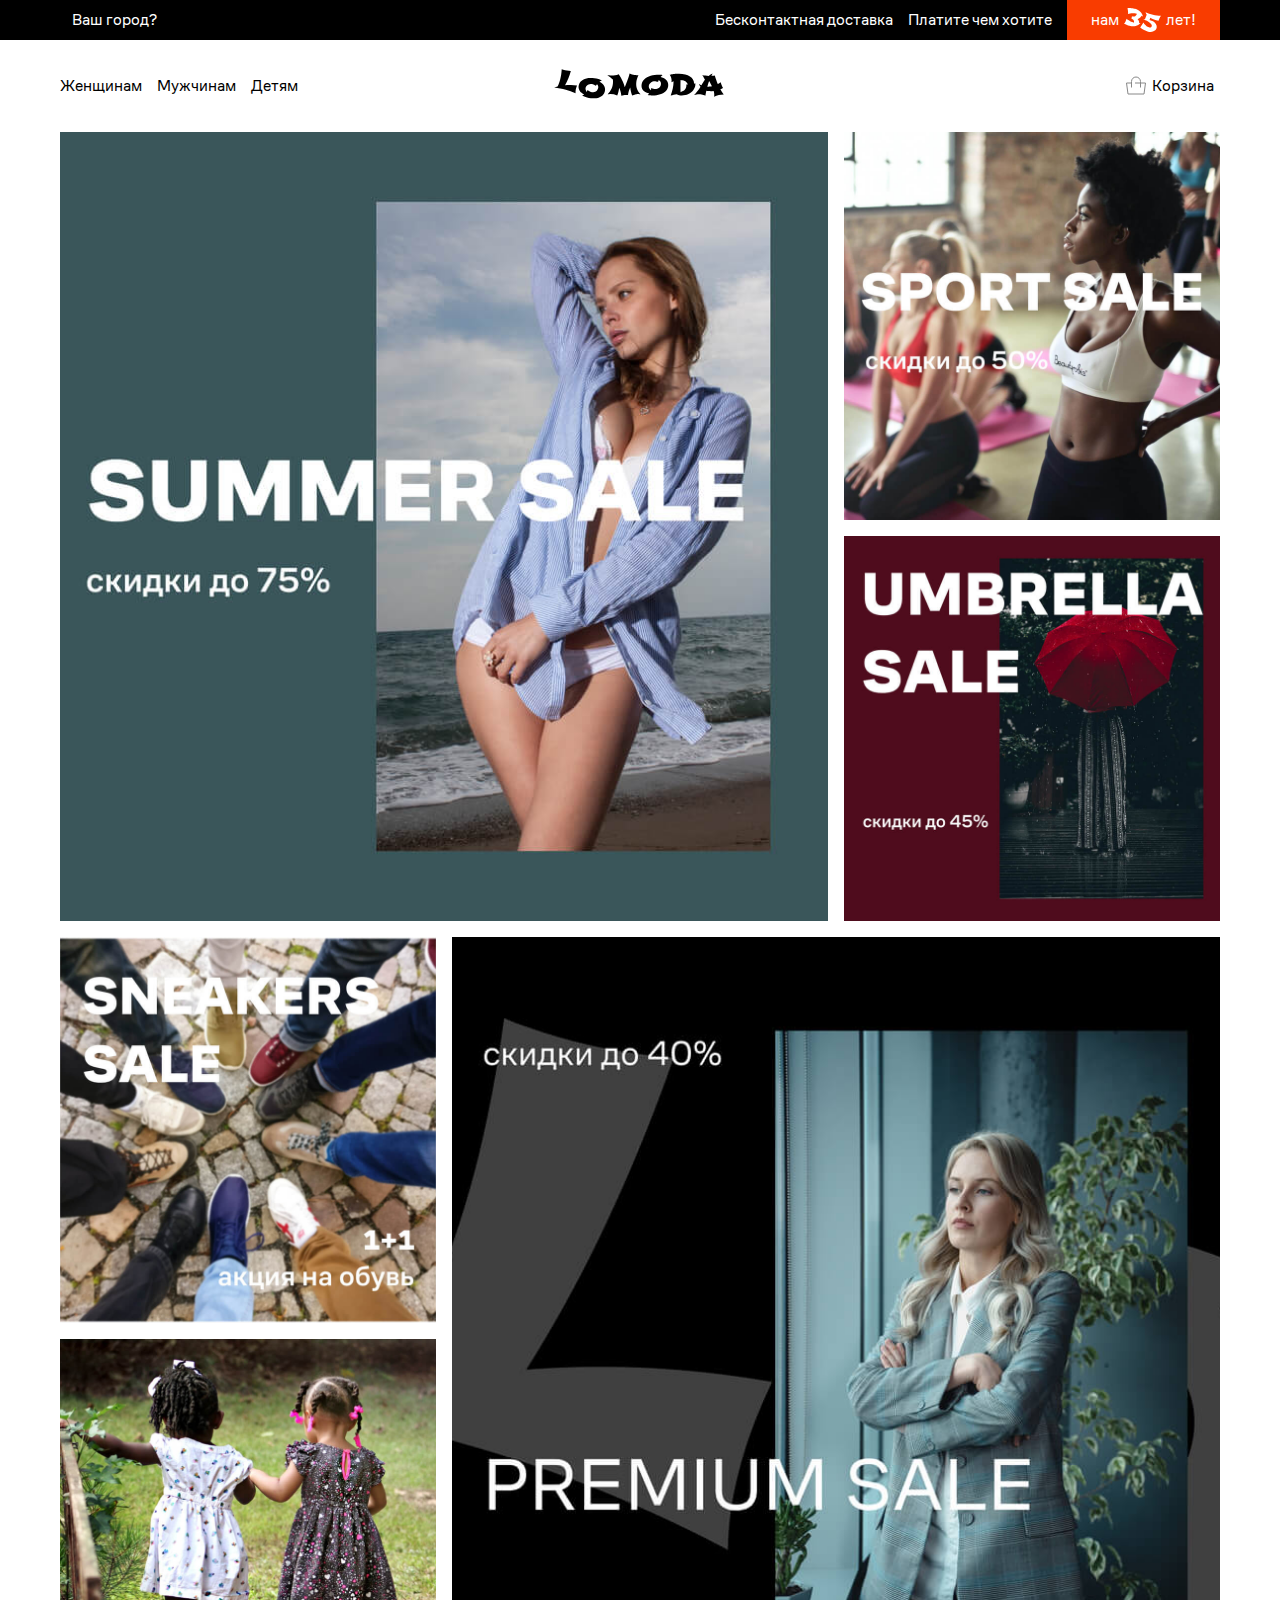
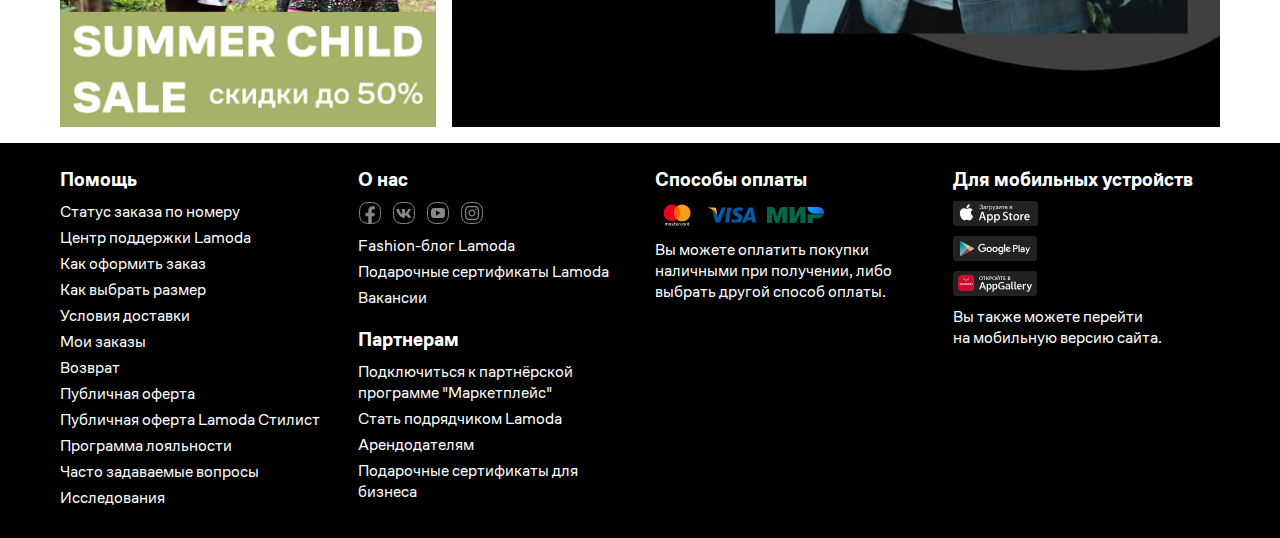
<file: index.html>
<!DOCTYPE html>
<html lang="en">

<head>
    <meta charset="UTF-8">
    <meta http-equiv="X-UA-Compatible" content="IE=edge">
    <meta name="viewport" content="width=device-width, initial-scale=1.0">

    <link rel="apple-touch-icon" sizes="180x180" href="favicon/apple-touch-icon.png">
    <link rel="icon" type="image/png" sizes="32x32" href="favicon/favicon-32x32.png">
    <link rel="icon" type="image/png" sizes="16x16" href="favicon/favicon-16x16.png">
    <link rel="manifest" href="favicon/site.webmanifest">
    <link rel="mask-icon" href="favicon/safari-pinned-tab.svg" color="#5bbad5">
    <meta name="msapplication-TileColor" content="#ffc40d">
    <meta name="theme-color" content="#ffffff">

    <link rel="preload" href="fonts/CoFoSans-Bold.woff2" as="font" type="font/woff2" crossorigin>
    <link rel="preload" href="fonts/CoFoSans-Black.woff2" as="font" type="font/woff2" crossorigin>
    <link rel="preload" href="fonts/CoFoSans-Regular.woff2" as="font" type="font/woff2" crossorigin>
    <link rel="preload" href="fonts/CoFoSans-Medium.woff2" as="font" type="font/woff2" crossorigin>

    <link rel="stylesheet" href="styles/style.min.css">
    <title>Lomoda</title>
</head>

<body>
    <header class="header">
        <div class="container">
            <div class="header__wrapper">
                <button class="header__city-button"></button>
                <div class="header__right-block">
                    <p class="header__delivery">Бесконтактная доставка</p>
                    <p class="header__pay">Платите чем хотите</p>
                    <div class="header__birthday">
                        <span>нам </span>
                        <img class="header__birthday-img" src="image/35.svg" alt="">
                        <span>лет!</span>
                    </div>
                </div>
            </div>
        </div>
    </header>
    <main>
        <section class="subheader">
            <div class="container">
                <div class="subheader__wrapper">
                    <nav class="subheader__navigation navigation">
                        <ul class="navigation__list">
                            <li class="navigation__item"><a class="navigation__link" href="goods.html#women">Женщинам</a></li>
                            <li class="navigation__item"><a class="navigation__link" href="goods.html#men">Мужчинам</a></li>
                            <li class="navigation__item"><a class="navigation__link" href="goods.html#kids">Детям</a></li>
                        </ul>
                    </nav>
                    <a class="subheader__logo"><img src="image/logo.svg" alt="Компания Lomoda"></a>
                    <button class="subheader__cart">Корзина</button>
                </div>
            </div>
        </section>
        <section class="promo">
            <div class="container">
                <ul class="promo__grid">
                    <li class="promo__grid-item promo__grid-item__big"><img class="promo__grid-image" src="image/beach.jpg" alt=""></li>
                    <li class="promo__grid-item promo__grid-item__small"><img class="promo__grid-image" src="image/sport.jpg" alt=""></li>
                    <li class="promo__grid-item promo__grid-item__small"><img class="promo__grid-image" src="image/umbrella.jpg" alt=""></li>
                </ul>

                <ul class="promo__grid promo__grid-reverse">
                    <li class="promo__grid-reverse-item promo__grid-reverse-item__big"><img class="promo__grid-image" src="image/premium.jpg" alt=""></li>
                    <li class="promo__grid-reverse-item promo__grid-reverse-item__small"><img class="promo__grid-image" src="image/sneakers.jpg" alt=""></li>
                    <li class="promo__grid-reverse-item promo__grid-reverse-item__small"><img class="promo__grid-image" src="image/child.jpg" alt=""></li>
                </ul>
            </div>
        </section>
    </main>
    <footer class="footer">
        <div class="container footer__columns">
            <div class="footer__column">
                <h3 class="footer__column-title">Помощь</h3>
                <ul class="footer__column-list">
                    <li class="footer__column-item"><a class="footer__link" href="#">Статус заказа по номеру</a></li>
                    <li class="footer__column-item"><a class="footer__link" href="#">Центр поддержки Lamoda</a></li>
                    <li class="footer__column-item"><a class="footer__link" href="#">Как оформить заказ</a></li>
                    <li class="footer__column-item"><a class="footer__link" href="#">Как выбрать размер</a></li>
                    <li class="footer__column-item"><a class="footer__link" href="#">Условия доставки</a></li>
                    <li class="footer__column-item"><a class="footer__link" href="#">Мои заказы</a></li>
                    <li class="footer__column-item"><a class="footer__link" href="#">Возврат</a></li>
                    <li class="footer__column-item"><a class="footer__link" href="#">Публичная оферта</a></li>
                    <li class="footer__column-item"><a class="footer__link" href="#">Публичная оферта Lamoda Стилист</a></li>
                    <li class="footer__column-item"><a class="footer__link" href="#">Программа лояльности</a></li>
                    <li class="footer__column-item"><a class="footer__link" href="#">Часто задаваемые вопросы</a></li>
                    <li class="footer__column-item"><a class="footer__link" href="#">Исследования</a></li>
                </ul>
            </div>

            <div class="footer__column">
                <h3 class="footer__column-title">О нас</h3>
                <ul class="footer__column-list">
                    <li class="footer__column-item">
                        <ul class="footer__column-icons">
                            <li><a target="_blank" href="#" class="footer__social-item footer__social-item_fb"></a></li>
                            <li><a target="_blank" href="#" class="footer__social-item footer__social-item_vk"></a></li>
                            <li><a target="_blank" href="#" class="footer__social-item footer__social-item_yt"></a></li>
                            <li><a target="_blank" href="#" class="footer__social-item footer__social-item_ig"></a></li>
                        </ul>
                    </li>
                    <li class="footer__column-item"><a class="link footer__link" href="#">Fashion-блог Lamoda</a></li>
                    <li class="footer__column-item"><a class="link footer__link" href="#">Подарочные сертификаты Lamoda</a></li>
                    <li class="footer__column-item"><a class="link footer__link" href="#" target="_blank">Вакансии</a></li>
                </ul>

                <h3 class="footer__column-title">Партнерам</h3>
                <ul class="footer__column-list">
                    <li class="footer__column-item"><a class="link footer__link" href="#">Подключиться к партнёрской программе "Маркетплейс"</a></li>
                    <li class="footer__column-item"><a class="link footer__link" href="#">Стать подрядчиком Lamoda</a></li>
                    <li class="footer__column-item"><a class="link footer__link" href="#">Арендодателям</a></li>
                    <li class="footer__column-item"><a class="link footer__link" href="#">Подарочные сертификаты для бизнеса</a></li>
                </ul>
            </div>
            <div class="footer__column">
                <div class="footer__column-item">
                    <h3 class="footer__column-title">Способы оплаты</h3>
                    <ul class="footer__column-icons">
                        <li class="footer__column-icon footer__icon-mastercard"></li>
                        <li class="footer__column-icon footer__icon-visa"></li>
                        <li class="footer__column-icon footer__icon-mir"></li>
                    </ul>
                </div>
                <p class="footer__column-item footer__text">

                    Вы можете оплатить покупки<br>наличными при получении, либо<br>выбрать
                    <a class="inline-link" href="#">другой способ оплаты</a>.

                </p>
            </div>
            <div class="footer__column">
                <h3 class="footer__column-title">Для мобильных устройств</h3>
                <ul class="footer__column-icons footer__column-icons__app">
                    <li><a target="_blank" class="footer__block-icon footer__icon-appstore" href="#"></a></li>
                    <li><a target="_blank" class="footer__block-icon footer__icon-googleplay" href="#"></a></li>
                    <li><a target="_blank" class="footer__block-icon footer__icon-huaweistore" href="#"></a></li>
                </ul>
                <p class="footer__column-item footer__text">Вы также можете перейти<br>на <a href="#" class="inline-link js-mobile-version">мобильную версию сайта</a>.</p>
            </div>
        </div>
    </footer>

    <div class="cart-overlay"> <!-- cart-overlay-open -->
        <div class="cart">
            <h2 class="cart__title">Корзина</h2>
            <div class="cart__table-wrapper">

                <table class="cart__table">
                    <colgroup class="cart__col">
                        <col class="cart__col-number">
                        <col class="cart__col-name">
                        <col class="cart__col-color">
                        <col class="cart__col-size">
                        <col class="cart__col-price">
                        <col class="cart__col-delete">
                    </colgroup>
                    <thead>
                        <tr>
                            <th class="cart__title-number">#</th>
                            <th>Наименование</th>
                            <th>Цвет</th>
                            <th>Размер</th>
                            <th>Цена</th>
                            <th></th>
                        </tr>
                    </thead>
                    <tbody class="cart__list-goods">
                        <tr>
                            <td>1</td>
                            <td>New Balance Леггинсы NB Essentials Botanical Legging</td>
                            <td>-</td>
                            <td>42/44</td>
                            <td>2999 &#8381;</td>
                            <td><button class="btn-delete">&times;</button></td>
                        </tr>
                        <tr>
                            <td>2</td>
                            <td>Adidas Костюм спортивный W TS CO ENERGIZ</td>
                            <td>-</td>
                            <td>42/44</td>
                            <td>7999 &#8381;</td>
                            <td><button class="btn-delete">&times;</button></td>
                        </tr>
                        <tr>
                            <td>3</td>
                            <td>Befree Топ Exclusive online</td>
                            <td>Фиолетовый</td>
                            <td>42</td>
                            <td>599 &#8381;</td>
                            <td><button class="btn-delete">&times;</button></td>
                        </tr>
                    </tbody>
                    <tfoot>
                        <tr>
                            <th colspan="3">
                                <div class="cart__wrapper-promo">
                                    <label for="promo">Промо-код:</label>
                                    <input class="cart__promo" id="promo" type="text">
                                </div>

                            </th>
                            <th>Итого:</th>
                            <th class="cart__total-cost" colspan="2">11597 &#8381;</th>
                        </tr>
                    </tfoot>
                </table>

            </div>
            <button class="cart__btn-buy">Оформить</button>
            <button class="cart__btn-close"></button>
        </div>
    </div>

    <script src="scripts/script.js"></script>
</body>

</html>
</file>
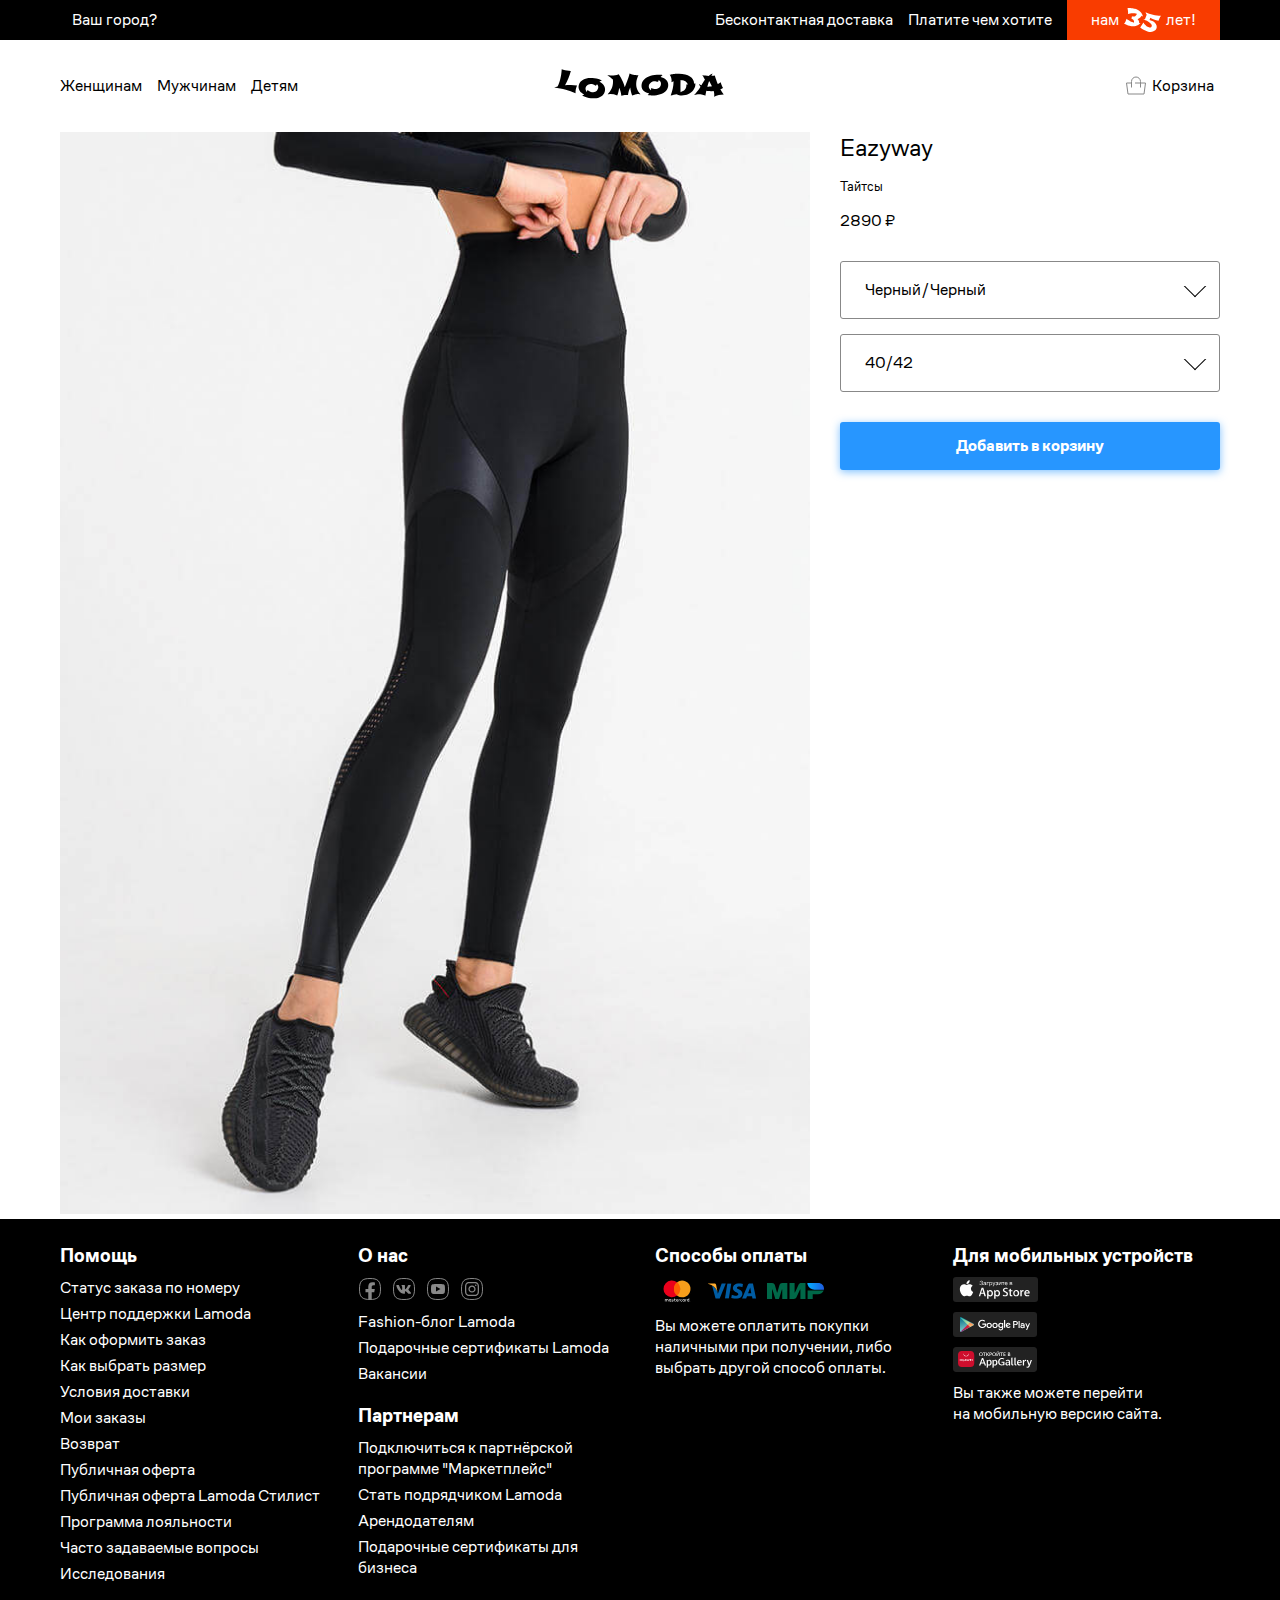
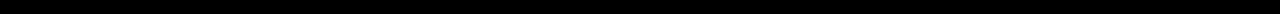
<file: card-good.html>
<!DOCTYPE html>
<html lang="en">

<head>
    <meta charset="UTF-8">
    <meta http-equiv="X-UA-Compatible" content="IE=edge">
    <meta name="viewport" content="width=device-width, initial-scale=1.0">

    <link rel="apple-touch-icon" sizes="180x180" href="favicon/apple-touch-icon.png">
    <link rel="icon" type="image/png" sizes="32x32" href="favicon/favicon-32x32.png">
    <link rel="icon" type="image/png" sizes="16x16" href="favicon/favicon-16x16.png">
    <link rel="manifest" href="favicon/site.webmanifest">
    <link rel="mask-icon" href="favicon/safari-pinned-tab.svg" color="#5bbad5">
    <meta name="msapplication-TileColor" content="#ffc40d">
    <meta name="theme-color" content="#ffffff">

    <link rel="preload" href="fonts/CoFoSans-Bold.woff2" as="font" type="font/woff2" crossorigin>
    <link rel="preload" href="fonts/CoFoSans-Black.woff2" as="font" type="font/woff2" crossorigin>
    <link rel="preload" href="fonts/CoFoSans-Regular.woff2" as="font" type="font/woff2" crossorigin>
    <link rel="preload" href="fonts/CoFoSans-Medium.woff2" as="font" type="font/woff2" crossorigin>

    <link rel="stylesheet" href="styles/style.min.css">
    <title>Lomoda</title>
</head>

<body>
    <header class="header">
        <div class="container">
            <div class="header__wrapper">
                <button class="header__city-button">Ваш город?</button>
                <div class="header__right-block">
                    <p class="header__delivery">Бесконтактная доставка</p>
                    <p class="header__pay">Платите чем хотите</p>
                    <div class="header__birthday">
                        <span>нам </span>
                        <img class="header__birthday-img" src="image/35.svg" alt="">
                        <span>лет!</span>
                    </div>
                </div>
            </div>
        </div>
    </header>
    <main>
        <section class="subheader">
            <div class="container">
                <div class="subheader__wrapper">
                    <nav class="subheader__navigation navigation">
                        <ul class="navigation__list">
                            <li class="navigation__item"><a class="navigation__link" href="goods.html#women">Женщинам</a></li>
                            <li class="navigation__item"><a class="navigation__link" href="goods.html#men">Мужчинам</a></li>
                            <li class="navigation__item"><a class="navigation__link" href="goods.html#kids">Детям</a></li>
                        </ul>
                    </nav>
                    <a href="index.html" class="subheader__logo"><img src="image/logo.svg" alt="Компания Lomoda"></a>
                    <button class="subheader__cart">Корзина</button>
                </div>
            </div>
        </section>
        <section class="card-good">
            <div class="container card-good__wrapper">
                <div class="card-good__image-wrapper">
                    <img class="card-good__image" src="goods-image/MP002XG01REQ_14210247_1_v1.jpg" alt="">
                </div>
                <div class="card-good__description">
                    <h2 class="card-good__title-wrapper">
                        <p class="card-good__brand">Befree</p>
                        <p class="card-good__title">Платье Exclusive online</p>
                    </h2>
                    <p class="card-good__price">1 799 ₽</p>

                    <div class="card-good__color-wrapper card-good__select__wrapper">
                        <button class="card-good__color card-good__select">Черный</button>
                        <ul class="card-good__color-list card-good__select-list">
                            <li class="card-good__select-item">Черный</li>
                            <li class="card-good__select-item">Белый</li>
                            <li class="card-good__select-item">Красный</li>
                            <li class="card-good__select-item">Зеленый</li>
                            <li class="card-good__select-item">Синий</li>
                            <li class="card-good__select-item">Желтый</li>
                        </ul>
                    </div>
                    
                    <div class="card-good__sizes-wrapper card-good__select__wrapper">
                        <button class="card-good__sizes card-good__select">Выберите размер</button>
                        <ul class="card-good__sizes-list card-good__select-list">
                            <li class="card-good__select-item">36</li>
                            <li class="card-good__select-item">38</li>
                            <li class="card-good__select-item">40</li>
                            <li class="card-good__select-item">42</li>
                            <li class="card-good__select-item">44</li>
                            <li class="card-good__select-item">46</li>
                            <li class="card-good__select-item">48</li>
                            <li class="card-good__select-item">50</li>
                            <li class="card-good__select-item">52</li>
                        </ul>
                    </div>
                    

                    <button class="card-good__buy">Добавить в корзину</button>
                </div>
            </div>


        </section>

    </main>
    <footer class="footer">
        <div class="container footer__columns">
            <div class="footer__column">
                <h3 class="footer__column-title">Помощь</h3>
                <ul class="footer__column-list">
                    <li class="footer__column-item"><a class="footer__link" href="#">Статус заказа по номеру</a></li>
                    <li class="footer__column-item"><a class="footer__link" href="#">Центр поддержки Lamoda</a></li>
                    <li class="footer__column-item"><a class="footer__link" href="#">Как оформить заказ</a></li>
                    <li class="footer__column-item"><a class="footer__link" href="#">Как выбрать размер</a></li>
                    <li class="footer__column-item"><a class="footer__link" href="#">Условия доставки</a></li>
                    <li class="footer__column-item"><a class="footer__link" href="#">Мои заказы</a></li>
                    <li class="footer__column-item"><a class="footer__link" href="#">Возврат</a></li>
                    <li class="footer__column-item"><a class="footer__link" href="#">Публичная оферта</a></li>
                    <li class="footer__column-item"><a class="footer__link" href="#">Публичная оферта Lamoda Стилист</a></li>
                    <li class="footer__column-item"><a class="footer__link" href="#">Программа лояльности</a></li>
                    <li class="footer__column-item"><a class="footer__link" href="#">Часто задаваемые вопросы</a></li>
                    <li class="footer__column-item"><a class="footer__link" href="#">Исследования</a></li>
                </ul>
            </div>

            <div class="footer__column">
                <h3 class="footer__column-title">О нас</h3>
                <ul class="footer__column-list">
                    <li class="footer__column-item">
                        <ul class="footer__column-icons">
                            <li><a target="_blank" href="#" class="footer__social-item footer__social-item_fb"></a></li>
                            <li><a target="_blank" href="#" class="footer__social-item footer__social-item_vk"></a></li>
                            <li><a target="_blank" href="#" class="footer__social-item footer__social-item_yt"></a></li>
                            <li><a target="_blank" href="#" class="footer__social-item footer__social-item_ig"></a></li>
                        </ul>
                    </li>
                    <li class="footer__column-item"><a class="link footer__link" href="#">Fashion-блог Lamoda</a></li>
                    <li class="footer__column-item"><a class="link footer__link" href="#">Подарочные сертификаты Lamoda</a></li>
                    <li class="footer__column-item"><a class="link footer__link" href="#" target="_blank">Вакансии</a></li>
                </ul>

                <h3 class="footer__column-title">Партнерам</h3>
                <ul class="footer__column-list">
                    <li class="footer__column-item"><a class="link footer__link" href="#">Подключиться к партнёрской программе "Маркетплейс"</a></li>
                    <li class="footer__column-item"><a class="link footer__link" href="#">Стать подрядчиком Lamoda</a></li>
                    <li class="footer__column-item"><a class="link footer__link" href="#">Арендодателям</a></li>
                    <li class="footer__column-item"><a class="link footer__link" href="#">Подарочные сертификаты для бизнеса</a></li>
                </ul>
            </div>
            <div class="footer__column">
                <div class="footer__column-item">
                    <h3 class="footer__column-title">Способы оплаты</h3>
                    <ul class="footer__column-icons">
                        <li class="footer__column-icon footer__icon-mastercard"></li>
                        <li class="footer__column-icon footer__icon-visa"></li>
                        <li class="footer__column-icon footer__icon-mir"></li>
                    </ul>
                </div>
                <p class="footer__column-item footer__text">

                    Вы можете оплатить покупки<br>наличными при получении, либо<br>выбрать
                    <a class="inline-link" href="#">другой способ оплаты</a>.

                </p>
            </div>
            <div class="footer__column">
                <h3 class="footer__column-title">Для мобильных устройств</h3>
                <ul class="footer__column-icons footer__column-icons__app">
                    <li><a target="_blank" class="footer__block-icon footer__icon-appstore" href="#"></a></li>
                    <li><a target="_blank" class="footer__block-icon footer__icon-googleplay" href="#"></a></li>
                    <li><a target="_blank" class="footer__block-icon footer__icon-huaweistore" href="#"></a></li>
                </ul>
                <p class="footer__column-item footer__text">Вы также можете перейти<br>на <a href="#" class="inline-link js-mobile-version">мобильную версию сайта</a>.</p>
            </div>
        </div>
    </footer>

    <div class="cart-overlay"> <!-- cart-overlay-open -->
        <div class="cart">
            <h2 class="cart__title">Корзина</h2>
            <div class="cart__table-wrapper">

                <table class="cart__table">
                    <colgroup class="cart__col">
                        <col class="cart__col-number">
                        <col class="cart__col-name">
                        <col class="cart__col-color">
                        <col class="cart__col-size">
                        <col class="cart__col-price">
                        <col class="cart__col-delete">
                    </colgroup>
                    <thead>
                        <tr>
                            <th class="cart__title-number">#</th>
                            <th>Наименование</th>
                            <th>Цвет</th>
                            <th>Размер</th>
                            <th>Цена</th>
                            <th></th>
                        </tr>
                    </thead>
                    <tbody class="cart__list-goods">
                        <tr>
                            <td>1</td>
                            <td>New Balance Леггинсы NB Essentials Botanical Legging</td>
                            <td>-</td>
                            <td>42/44</td>
                            <td>2999 &#8381;</td>
                            <td><button class="btn-delete">&times;</button></td>
                        </tr>
                        <tr>
                            <td>2</td>
                            <td>Adidas Костюм спортивный W TS CO ENERGIZ</td>
                            <td>-</td>
                            <td>42/44</td>
                            <td>7999 &#8381;</td>
                            <td><button class="btn-delete">&times;</button></td>
                        </tr>
                        <tr>
                            <td>3</td>
                            <td>Befree Топ Exclusive online</td>
                            <td>Фиолетовый</td>
                            <td>42</td>
                            <td>599 &#8381;</td>
                            <td><button class="btn-delete">&times;</button></td>
                        </tr>
                    </tbody>
                    <tfoot>
                        <tr>
                            <th colspan="3">
                                <div class="cart__wrapper-promo">
                                    <label for="promo">Промо-код:</label>
                                    <input class="cart__promo" id="promo" type="text">
                                </div>

                            </th>
                            <th>Итого:</th>
                            <th class="cart__total-cost" colspan="2">11597 &#8381;</th>
                        </tr>
                    </tfoot>
                </table>

            </div>
            <button class="cart__btn-buy">Оформить</button>
            <button class="cart__btn-close"></button>
        </div>
    </div>
    <script src="scripts/script.js"></script>
</body>

</html>
</file>
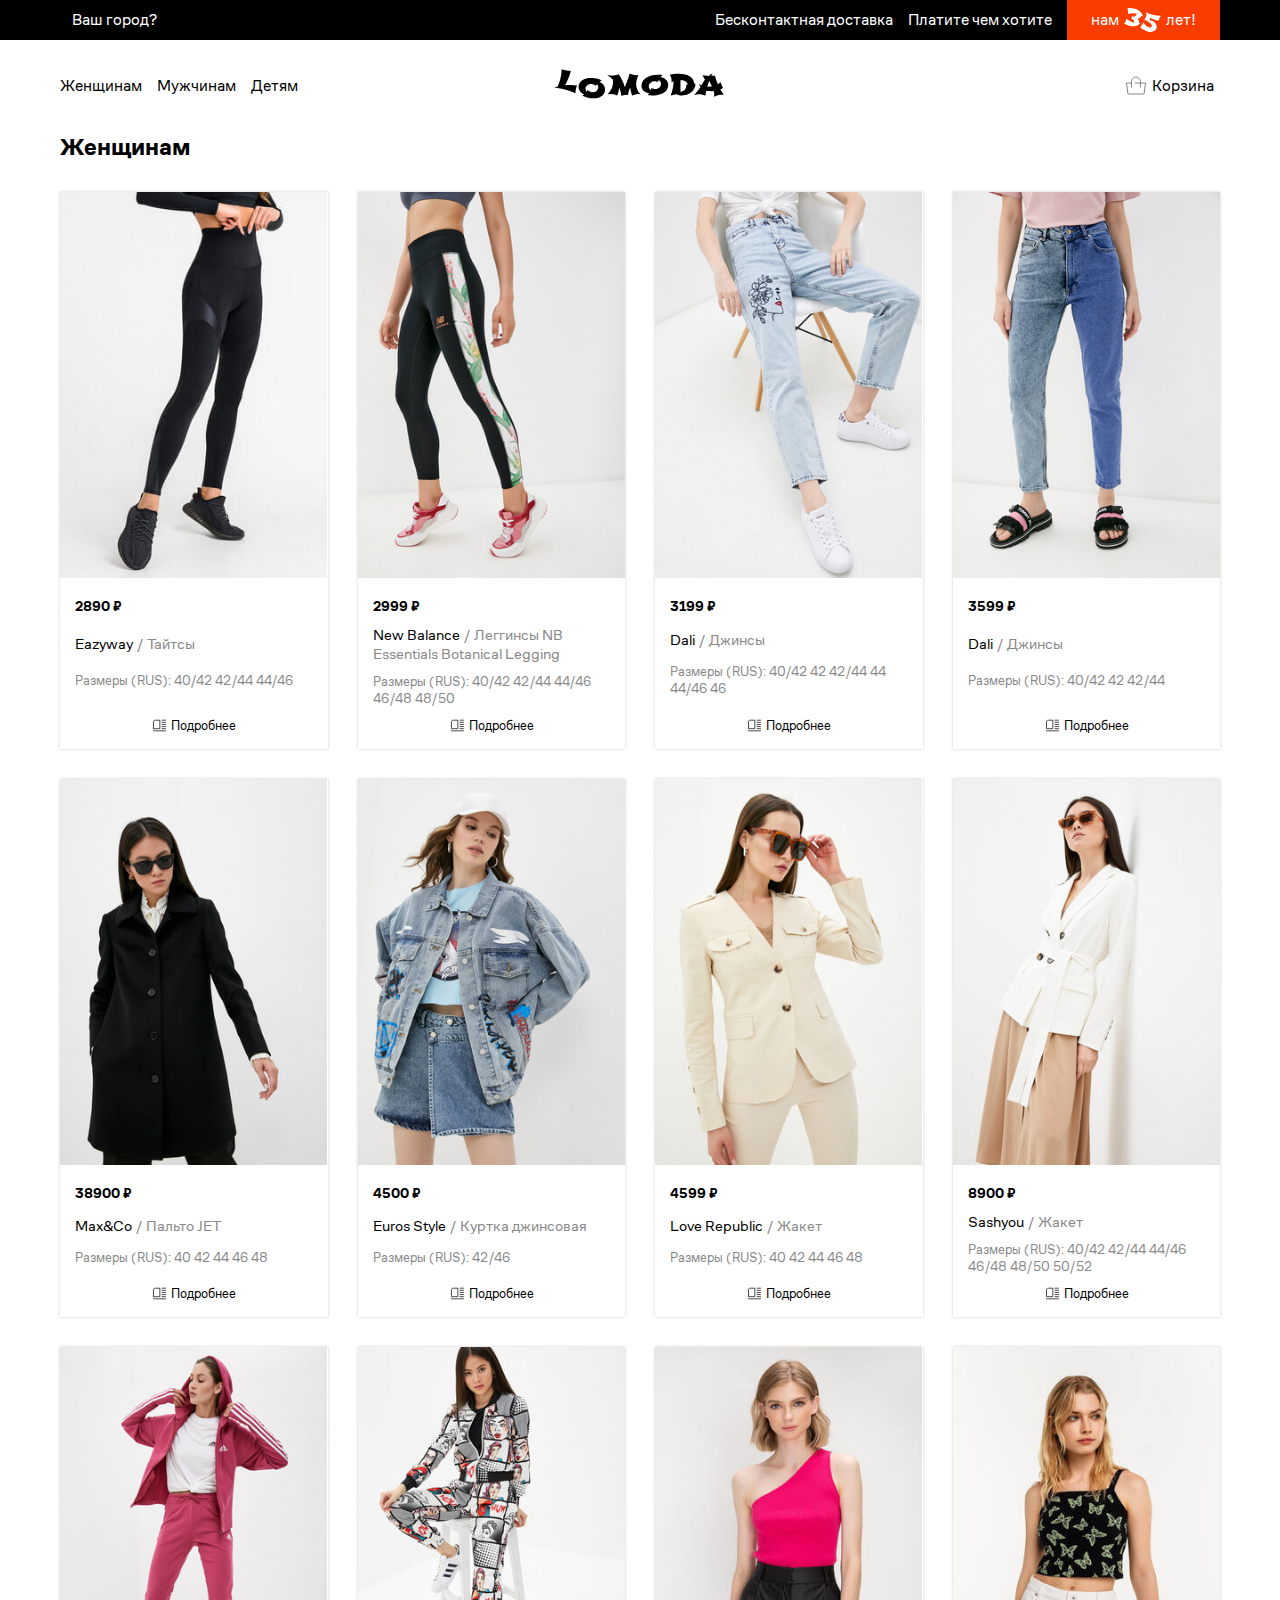
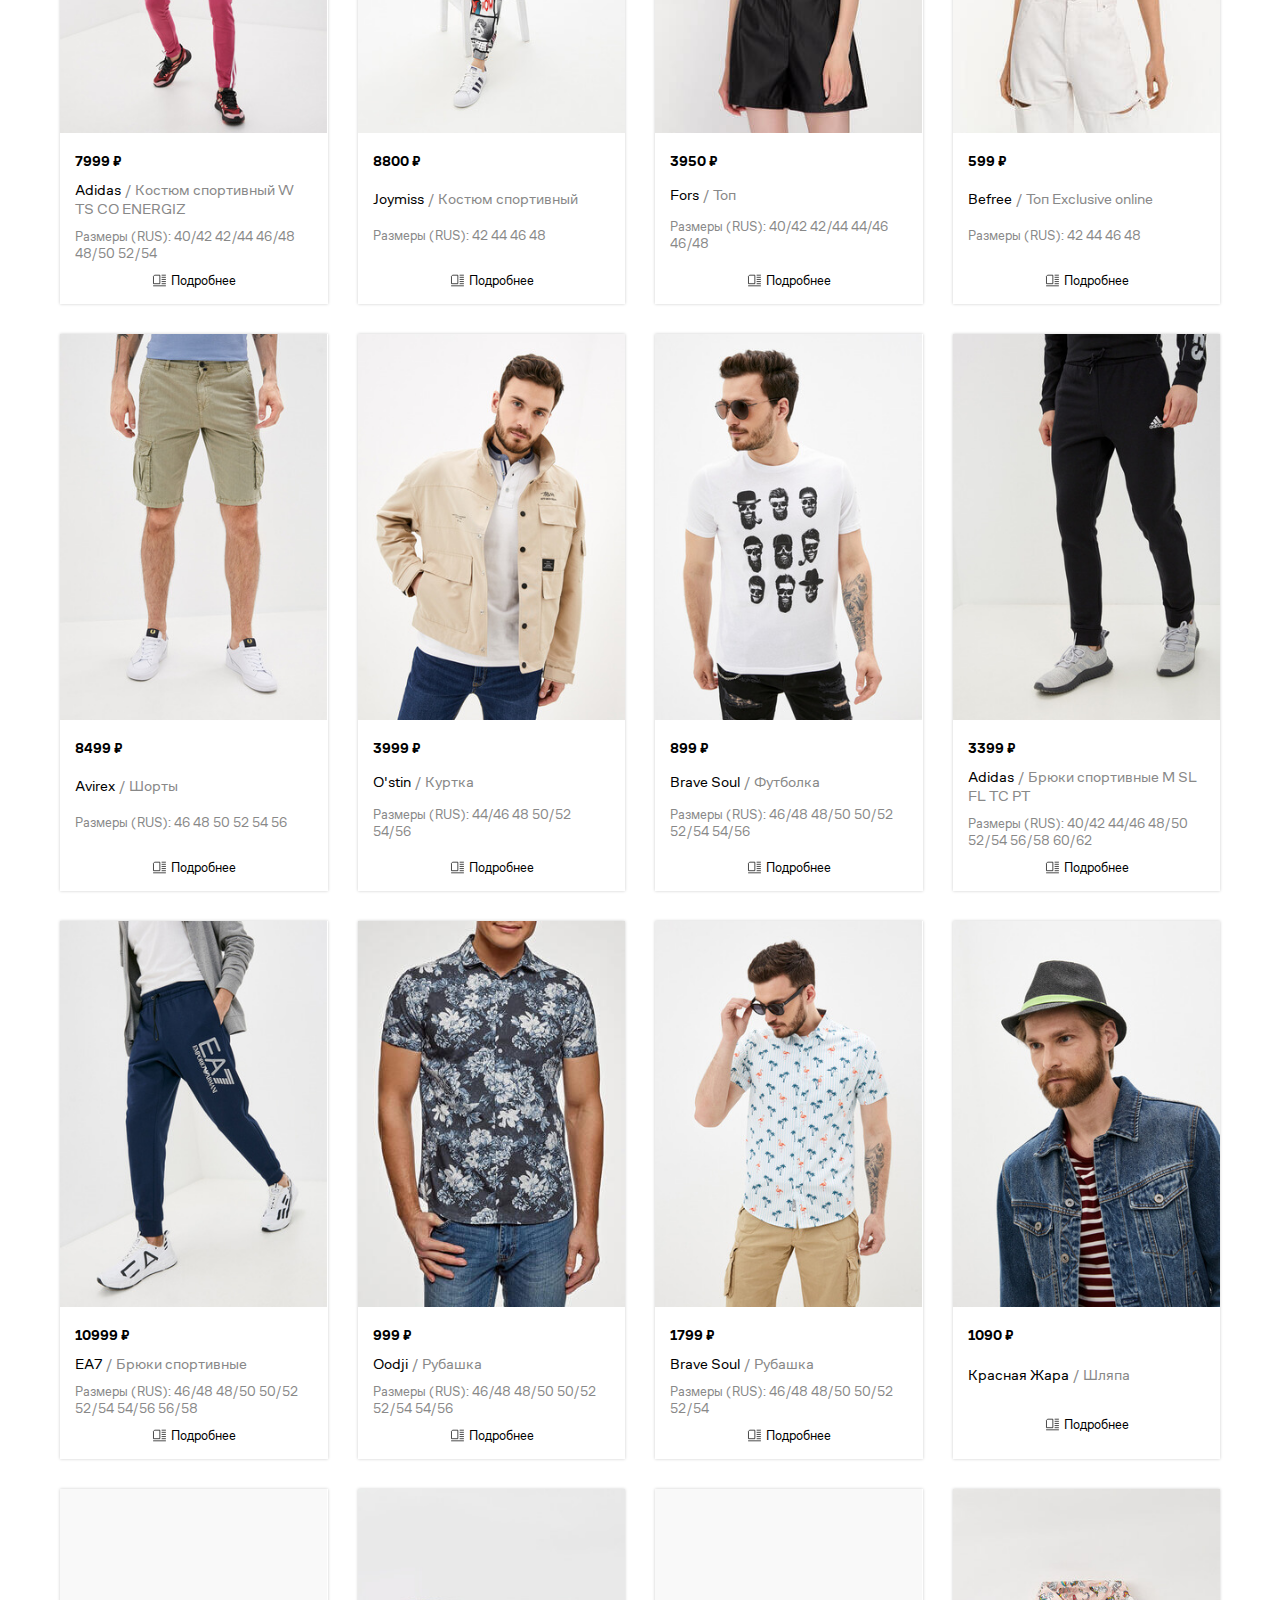
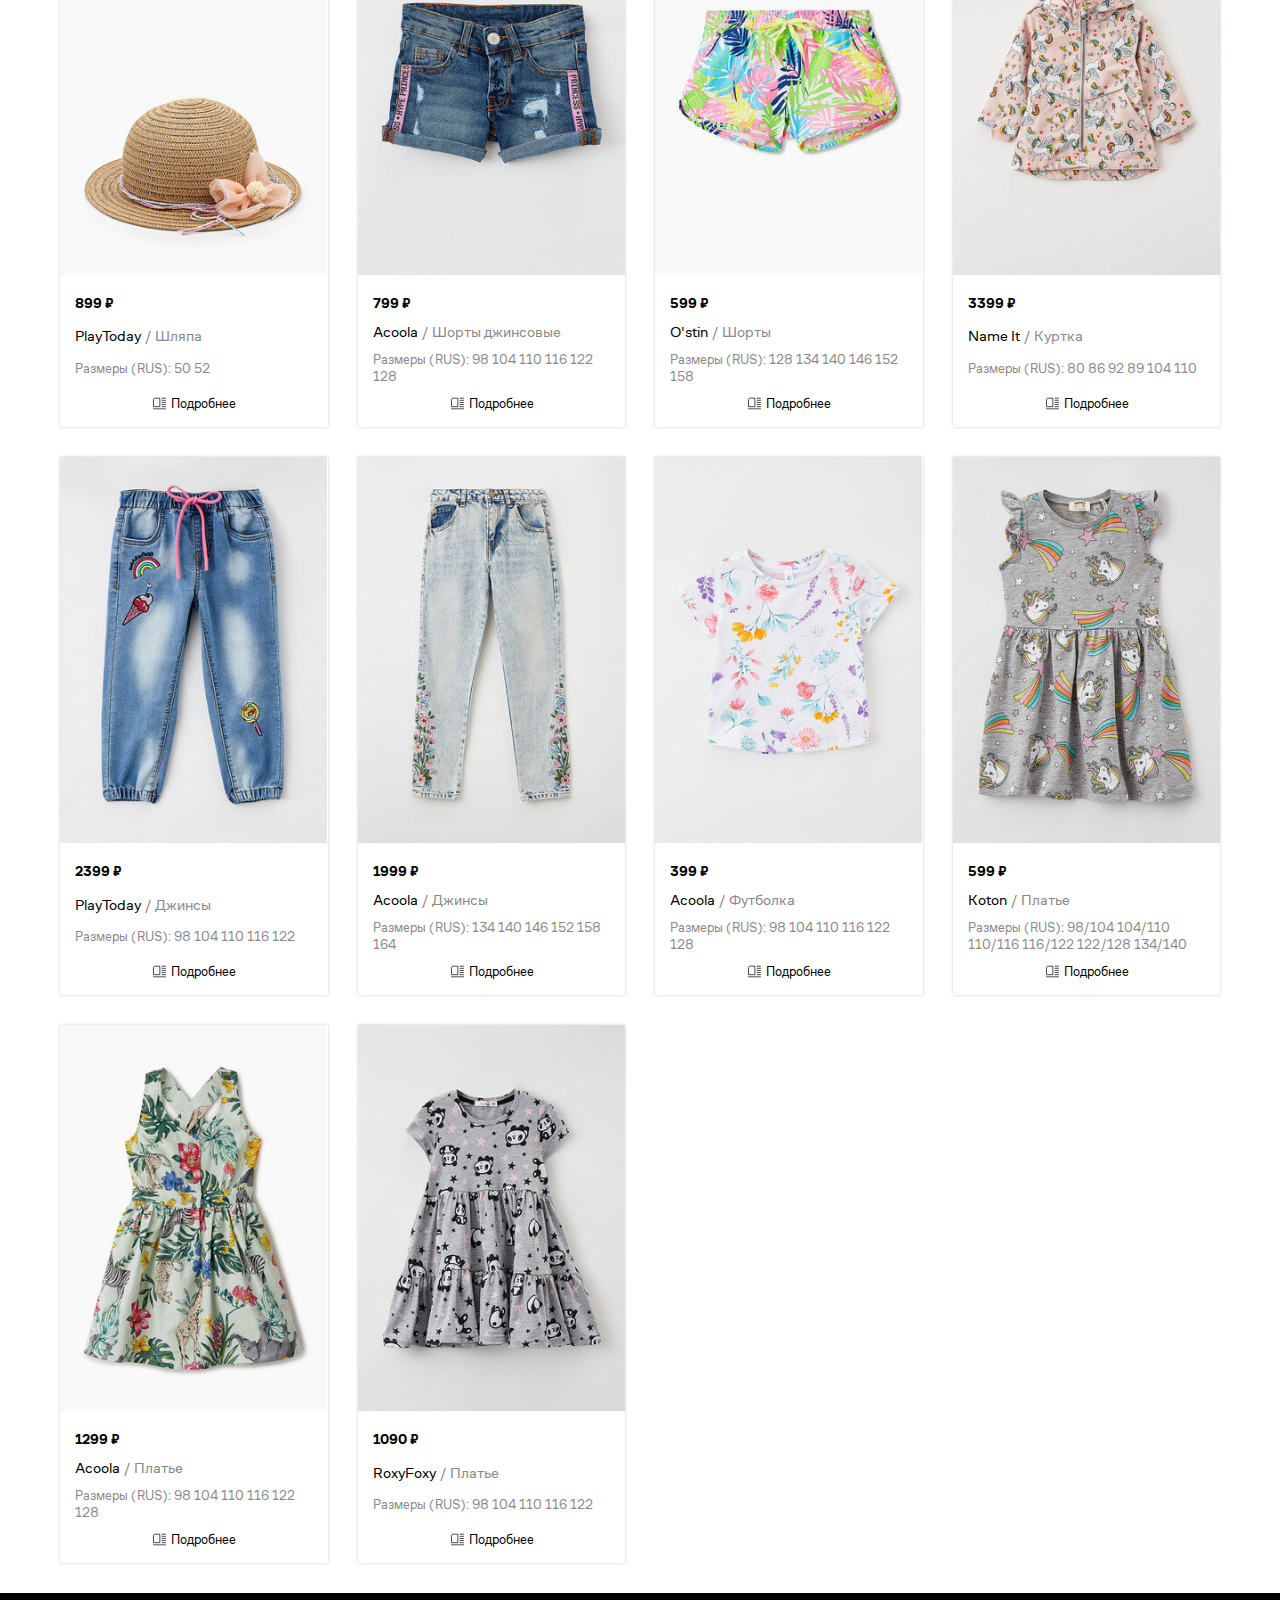
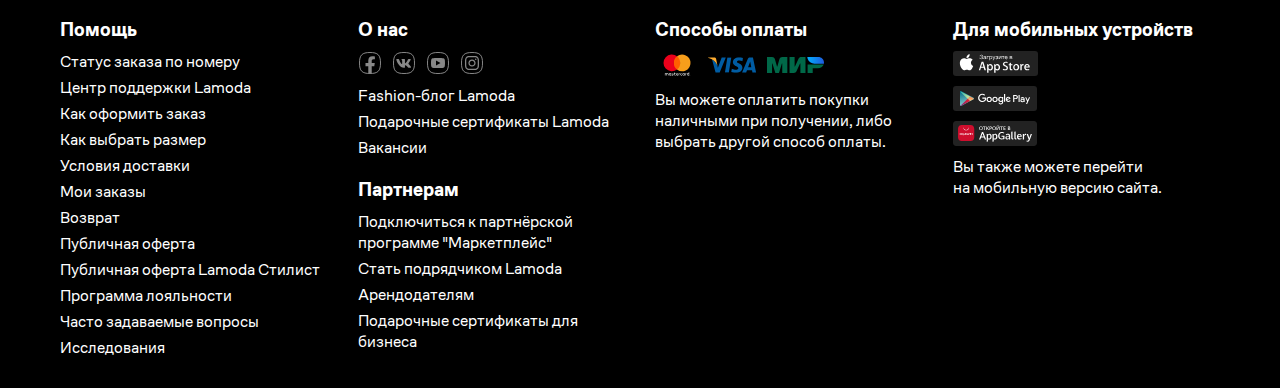
<file: goods.html>
<!DOCTYPE html>
<html lang="en">

<head>
    <meta charset="UTF-8">
    <meta http-equiv="X-UA-Compatible" content="IE=edge">
    <meta name="viewport" content="width=device-width, initial-scale=1.0">

    <link rel="apple-touch-icon" sizes="180x180" href="favicon/apple-touch-icon.png">
    <link rel="icon" type="image/png" sizes="32x32" href="favicon/favicon-32x32.png">
    <link rel="icon" type="image/png" sizes="16x16" href="favicon/favicon-16x16.png">
    <link rel="manifest" href="favicon/site.webmanifest">
    <link rel="mask-icon" href="favicon/safari-pinned-tab.svg" color="#5bbad5">
    <meta name="msapplication-TileColor" content="#ffc40d">
    <meta name="theme-color" content="#ffffff">

    <link rel="preload" href="fonts/CoFoSans-Bold.woff2" as="font" type="font/woff2" crossorigin>
    <link rel="preload" href="fonts/CoFoSans-Black.woff2" as="font" type="font/woff2" crossorigin>
    <link rel="preload" href="fonts/CoFoSans-Regular.woff2" as="font" type="font/woff2" crossorigin>
    <link rel="preload" href="fonts/CoFoSans-Medium.woff2" as="font" type="font/woff2" crossorigin>

    <link rel="stylesheet" href="styles/style.min.css">
    <title>Lomoda</title>
</head>

<body>
    <header class="header">
        <div class="container">
            <div class="header__wrapper">
                <button class="header__city-button">Ваш город?</button>
                <div class="header__right-block">
                    <p class="header__delivery">Бесконтактная доставка</p>
                    <p class="header__pay">Платите чем хотите</p>
                    <div class="header__birthday">
                        <span>нам </span>
                        <img class="header__birthday-img" src="image/35.svg" alt="">
                        <span>лет!</span>
                    </div>
                </div>
            </div>
        </div>
    </header>
    <main>
        <section class="subheader">
            <div class="container">
                <div class="subheader__wrapper">
                    <nav class="subheader__navigation navigation">
                        <ul class="navigation__list">
                            <li class="navigation__item"><a class="navigation__link" href="goods.html#women">Женщинам</a></li>
                            <li class="navigation__item"><a class="navigation__link" href="goods.html#men">Мужчинам</a></li>
                            <li class="navigation__item"><a class="navigation__link" href="goods.html#kids">Детям</a></li>
                        </ul>
                    </nav>
                    <a href="index.html" class="subheader__logo"><img src="image/logo.svg" alt="Компания Lomoda"></a>
                    <button class="subheader__cart">Корзина</button>
                </div>
            </div>
        </section>
        <section class="goods">
            <div class="container">
                <h2 class="goods__title">Мужчинам</h2>
                <ul class="goods__list">
                    <li class="goods__item">
                        <article class="good">
                            <a class="good__link-img" href="card-good.html#id56454">
                                <img class="good__img" src="goods-image/AD002EMLUEA8_14164246_1_v1.jpg" alt="">
                            </a>
                            <div class="good__description">
                                <p class="good__price">2890 &#8381;</p>
                                <h3 class="good__title">Eazyway <span class="good__title__grey">/ Тайтсы</span></h3>
                                <p class="good__sizes">Размеры (RUS): <span class="good__sizes-list">40 42 44 46</span></p>
                                <a class="good__link" href="card-good.html#id56454">Подробнее</a>
                            </div>
                        </article>
                    </li>
                    <li class="goods__item">
                        <article class="good">
                            <a class="good__link-img" href="card-good.html#id56454">
                                <img class="good__img" src="goods-image/MP002XG0147V_11514976_1_v1.jpg" alt="">
                            </a>
                            <div class="good__description">
                                <p class="good__price">2890 &#8381;</p>
                                <h3 class="good__title">Eazyway <span class="good__title__grey">/ Тайтсы</span></h3>
                                <p class="good__sizes">Размеры (RUS): <span class="good__sizes-list">40 42 44 46</span></p>
                                <a class="good__link" href="card-good.html#id56454">Подробнее</a>
                            </div>
                        </article>
                    </li>
                    <li class="goods__item">
                        <article class="good">
                            <a class="good__link-img" href="card-good.html#id56454">
                                <img class="good__img" src="goods-image/MP002XG01REQ_14210247_1_v2.jpg" alt="">
                            </a>
                            <div class="good__description">
                                <p class="good__price">2890 &#8381;</p>
                                <h3 class="good__title">Eazyway <span class="good__title__grey">/ Тайтсы</span></h3>
                                <p class="good__sizes">Размеры (RUS): <span class="good__sizes-list">40 42 44 46</span></p>
                                <a class="good__link" href="card-good.html#id56454">Подробнее</a>
                            </div>
                        </article>
                    </li>
                    <li class="goods__item">
                        <article class="good">
                            <a class="good__link-img" href="card-good.html#id56454">
                                <img class="good__img" src="goods-image/MP002XW14T1R_11615827_1_v2.jpg" alt="">
                            </a>
                            <div class="good__description">
                                <p class="good__price">2890 &#8381;</p>
                                <h3 class="good__title">Eazyway <span class="good__title__grey">/ Тайтсы</span></h3>
                                <p class="good__sizes">Размеры (RUS): <span class="good__sizes-list">40 42 44 46</span></p>
                                <a class="good__link" href="card-good.html#id56454">Подробнее</a>
                            </div>
                        </article>
                    </li>
                    <li class="goods__item">
                        <article class="good">
                            <a class="good__link-img" href="card-good.html#id56454">
                                <img class="good__img" src="goods-image/RTLAAK612301_14538241_1_v1.jpg" alt="">
                            </a>
                            <div class="good__description">
                                <p class="good__price">2890 &#8381;</p>
                                <h3 class="good__title">Eazyway <span class="good__title__grey">/ Тайтсы</span></h3>
                                <p class="good__sizes">Размеры (RUS): <span class="good__sizes-list">40 42 44 46</span></p>
                                <a class="good__link" href="card-good.html#id56454">Подробнее</a>
                            </div>
                        </article>
                    </li>
                    <li class="goods__item">
                        <article class="good">
                            <a class="good__link-img" href="card-good.html#id56454">
                                <img class="good__img" src="goods-image/MP002XW0Q9SP_8840462_1_v2.jpg" alt="">
                            </a>
                            <div class="good__description">
                                <p class="good__price">2890 &#8381;</p>
                                <h3 class="good__title">Eazyway <span class="good__title__grey">/ Тайтсы</span></h3>
                                <p class="good__sizes">Размеры (RUS): <span class="good__sizes-list">40 42 44 46</span></p>
                                <a class="good__link" href="card-good.html#id56454">Подробнее</a>
                            </div>
                        </article>
                    </li>
                    <li class="goods__item">
                        <article class="good">
                            <a class="good__link-img" href="card-good.html#id56454">
                                <img class="good__img" src="goods-image/NE007EWMSTP9_14530060_1_v1.jpg" alt="">
                            </a>
                            <div class="good__description">
                                <p class="good__price">2890 &#8381;</p>
                                <h3 class="good__title">Eazyway <span class="good__title__grey">/ Тайтсы</span></h3>
                                <p class="good__sizes">Размеры (RUS): <span class="good__sizes-list">40 42 44 46</span></p>
                                <a class="good__link" href="card-good.html#id56454">Подробнее</a>
                            </div>
                        </article>
                    </li>
                    <li class="goods__item">
                        <article class="good">
                            <a class="good__link-img" href="card-good.html#id56454">
                                <img class="good__img" src="goods-image/MP002XW060O4_13625731_1_v1.jpg" alt="">
                            </a>
                            <div class="good__description">
                                <p class="good__price">2890 &#8381;</p>
                                <h3 class="good__title">Eazyway <span class="good__title__grey">/ Тайтсы</span></h3>
                                <p class="good__sizes">Размеры (RUS): <span class="good__sizes-list">40 42 44 46</span></p>
                                <a class="good__link" href="card-good.html#id56454">Подробнее</a>
                            </div>
                        </article>
                    </li>
                </ul>

            </div>


        </section>

    </main>
    <footer class="footer">
        <div class="container footer__columns">
            <div class="footer__column">
                <h3 class="footer__column-title">Помощь</h3>
                <ul class="footer__column-list">
                    <li class="footer__column-item"><a class="footer__link" href="#">Статус заказа по номеру</a></li>
                    <li class="footer__column-item"><a class="footer__link" href="#">Центр поддержки Lamoda</a></li>
                    <li class="footer__column-item"><a class="footer__link" href="#">Как оформить заказ</a></li>
                    <li class="footer__column-item"><a class="footer__link" href="#">Как выбрать размер</a></li>
                    <li class="footer__column-item"><a class="footer__link" href="#">Условия доставки</a></li>
                    <li class="footer__column-item"><a class="footer__link" href="#">Мои заказы</a></li>
                    <li class="footer__column-item"><a class="footer__link" href="#">Возврат</a></li>
                    <li class="footer__column-item"><a class="footer__link" href="#">Публичная оферта</a></li>
                    <li class="footer__column-item"><a class="footer__link" href="#">Публичная оферта Lamoda Стилист</a></li>
                    <li class="footer__column-item"><a class="footer__link" href="#">Программа лояльности</a></li>
                    <li class="footer__column-item"><a class="footer__link" href="#">Часто задаваемые вопросы</a></li>
                    <li class="footer__column-item"><a class="footer__link" href="#">Исследования</a></li>
                </ul>
            </div>

            <div class="footer__column">
                <h3 class="footer__column-title">О нас</h3>
                <ul class="footer__column-list">
                    <li class="footer__column-item">
                        <ul class="footer__column-icons">
                            <li><a target="_blank" href="#" class="footer__social-item footer__social-item_fb"></a></li>
                            <li><a target="_blank" href="#" class="footer__social-item footer__social-item_vk"></a></li>
                            <li><a target="_blank" href="#" class="footer__social-item footer__social-item_yt"></a></li>
                            <li><a target="_blank" href="#" class="footer__social-item footer__social-item_ig"></a></li>
                        </ul>
                    </li>
                    <li class="footer__column-item"><a class="link footer__link" href="#">Fashion-блог Lamoda</a></li>
                    <li class="footer__column-item"><a class="link footer__link" href="#">Подарочные сертификаты Lamoda</a></li>
                    <li class="footer__column-item"><a class="link footer__link" href="#" target="_blank">Вакансии</a></li>
                </ul>

                <h3 class="footer__column-title">Партнерам</h3>
                <ul class="footer__column-list">
                    <li class="footer__column-item"><a class="link footer__link" href="#">Подключиться к партнёрской программе "Маркетплейс"</a></li>
                    <li class="footer__column-item"><a class="link footer__link" href="#">Стать подрядчиком Lamoda</a></li>
                    <li class="footer__column-item"><a class="link footer__link" href="#">Арендодателям</a></li>
                    <li class="footer__column-item"><a class="link footer__link" href="#">Подарочные сертификаты для бизнеса</a></li>
                </ul>
            </div>
            <div class="footer__column">
                <div class="footer__column-item">
                    <h3 class="footer__column-title">Способы оплаты</h3>
                    <ul class="footer__column-icons">
                        <li class="footer__column-icon footer__icon-mastercard"></li>
                        <li class="footer__column-icon footer__icon-visa"></li>
                        <li class="footer__column-icon footer__icon-mir"></li>
                    </ul>
                </div>
                <p class="footer__column-item footer__text">

                    Вы можете оплатить покупки<br>наличными при получении, либо<br>выбрать
                    <a class="inline-link" href="#">другой способ оплаты</a>.

                </p>
            </div>
            <div class="footer__column">
                <h3 class="footer__column-title">Для мобильных устройств</h3>
                <ul class="footer__column-icons footer__column-icons__app">
                    <li><a target="_blank" class="footer__block-icon footer__icon-appstore" href="#"></a></li>
                    <li><a target="_blank" class="footer__block-icon footer__icon-googleplay" href="#"></a></li>
                    <li><a target="_blank" class="footer__block-icon footer__icon-huaweistore" href="#"></a></li>
                </ul>
                <p class="footer__column-item footer__text">Вы также можете перейти<br>на <a href="#" class="inline-link js-mobile-version">мобильную версию сайта</a>.</p>
            </div>
        </div>
    </footer>


    <div class="cart-overlay"> <!-- cart-overlay-open -->
        <div class="cart">
            <h2 class="cart__title">Корзина</h2>
            <div class="cart__table-wrapper">

                <table class="cart__table">
                    <colgroup class="cart__col">
                        <col class="cart__col-number">
                        <col class="cart__col-name">
                        <col class="cart__col-color">
                        <col class="cart__col-size">
                        <col class="cart__col-price">
                        <col class="cart__col-delete">
                    </colgroup>
                    <thead>
                        <tr>
                            <th class="cart__title-number">#</th>
                            <th>Наименование</th>
                            <th>Цвет</th>
                            <th>Размер</th>
                            <th>Цена</th>
                            <th></th>
                        </tr>
                    </thead>
                    <tbody class="cart__list-goods">
                        <tr>
                            <td>1</td>
                            <td>New Balance Леггинсы NB Essentials Botanical Legging</td>
                            <td>-</td>
                            <td>42/44</td>
                            <td>2999 &#8381;</td>
                            <td><button class="btn-delete">&times;</button></td>
                        </tr>
                        <tr>
                            <td>2</td>
                            <td>Adidas Костюм спортивный W TS CO ENERGIZ</td>
                            <td>-</td>
                            <td>42/44</td>
                            <td>7999 &#8381;</td>
                            <td><button class="btn-delete">&times;</button></td>
                        </tr>
                        <tr>
                            <td>3</td>
                            <td>Befree Топ Exclusive online</td>
                            <td>Фиолетовый</td>
                            <td>42</td>
                            <td>599 &#8381;</td>
                            <td><button class="btn-delete">&times;</button></td>
                        </tr>
                    </tbody>
                    <tfoot>
                        <tr>
                            <th colspan="3">
                                <div class="cart__wrapper-promo">
                                    <label for="promo">Промо-код:</label>
                                    <input class="cart__promo" id="promo" type="text">
                                </div>

                            </th>
                            <th>Итого:</th>
                            <th class="cart__total-cost" colspan="2">11597 &#8381;</th>
                        </tr>
                    </tfoot>
                </table>

            </div>
            <button class="cart__btn-buy">Оформить</button>
            <button class="cart__btn-close"></button>
        </div>
    </div>
    <script src="scripts/script.js"></script>
</body>

</html>
</file>
<file: styles/style.min.css>
@font-face{font-family:'CoFo Sans';src:local("CoFo Sans Bold"),local("CoFoSans-Bold"),url("../fonts/CoFoSans-Bold.woff2") format("woff2"),url("../fonts/CoFoSans-Bold.woff") format("woff");font-weight:bold;font-display:swap}@font-face{font-family:'CoFo Sans';src:local("CoFo Sans Black"),local("CoFoSans-Black"),url("../fonts/CoFoSans-Black.woff2") format("woff2"),url("../fonts/CoFoSans-Black.woff") format("woff");font-weight:900;font-display:swap}@font-face{font-family:'CoFo Sans';src:local("CoFo Sans"),local("CoFoSans-Regular"),url("../fonts/CoFoSans-Regular.woff2") format("woff2"),url("../fonts/CoFoSans-Regular.woff") format("woff");font-weight:normal;font-display:swap}@font-face{font-family:'CoFo Sans';src:local("CoFo Sans Medium"),local("CoFoSans-Medium"),url("../fonts/CoFoSans-Medium.woff2") format("woff2"),url("../fonts/CoFoSans-Medium.woff") format("woff");font-weight:500;font-display:swap}:root{-webkit-box-sizing:border-box;box-sizing:border-box}*,*::before,*::after{-webkit-box-sizing:inherit;box-sizing:inherit}body{min-width:320px;min-height:100vh;margin:0;background-color:#fff;font-family:"CoFo Sans", Arial, sans-serif;font-size:16px;font-weight:400;color:black}button,input,optgroup,select,textarea{font:inherit;margin:0}img{max-width:100%;height:auto}a{text-decoration:none;color:inherit}ul,ol{list-style:none}h1,h2,h3,h4,p,ul,ol,figure,figcaption{padding:0;margin:0}.container{max-width:1200px;margin:0 auto;padding:0 20px}.visually-hidden{position:absolute !important;clip:rect(1px 1px 1px 1px);clip:rect(1px, 1px, 1px, 1px);padding:0 !important;border:0 !important;height:1px !important;width:1px !important;overflow:hidden}.clearfix::after{content:"";display:table;clear:both}button{cursor:pointer}.header{background-color:#000;color:#fff}.header__wrapper{display:-webkit-box;display:-ms-flexbox;display:flex;-webkit-box-pack:justify;-ms-flex-pack:justify;justify-content:space-between;-webkit-box-align:center;-ms-flex-align:center;align-items:center;height:40px;line-height:40px}.header__city-button{background-color:transparent;color:inherit;padding:0 12px;border:none;height:100%;-webkit-transition:background-color 0.3s;transition:background-color 0.3s}.header__city-button:hover{background-color:#0060d2}@media (max-width: 480px){.header__city-button{margin:0 auto}}.header__right-block{display:-webkit-box;display:-ms-flexbox;display:flex;gap:15px;height:100%}@media (max-width: 480px){.header__right-block{display:none}}.header__pay,.header__delivery{-ms-flex-item-align:center;-ms-grid-row-align:center;align-self:center;height:100%;cursor:pointer;-webkit-transition:background-color 0.3s;transition:background-color 0.3s}.header__pay:hover,.header__delivery:hover{background-color:#0060d2}@media (max-width: 768px){.header__pay,.header__delivery{display:none}}.header__birthday{display:-webkit-box;display:-ms-flexbox;display:flex;padding:8px 24px;-webkit-box-align:center;-ms-flex-align:center;align-items:center;background-color:#f93c00;max-height:100%}.header__birthday-img{max-height:100%}.header__birthday *:not(:last-child){margin-right:5px}.subheader{min-height:90px}@media (max-width: 768px){.subheader{padding-top:30px}}.subheader__wrapper{position:relative;display:-ms-grid;display:grid;-ms-grid-columns:(1fr)[3];grid-template-columns:repeat(3, 1fr);-webkit-box-align:center;-ms-flex-align:center;align-items:center;-webkit-box-pack:justify;-ms-flex-pack:justify;justify-content:space-between;min-height:90px}@media (max-width: 768px){.subheader__wrapper{-ms-grid-columns:(1fr)[2];grid-template-columns:repeat(2, 1fr)}}.subheader__logo{display:block;max-width:180px;-ms-grid-column-align:center;justify-self:center}@media (max-width: 768px){.subheader__navigation{-webkit-box-ordinal-group:0;-ms-flex-order:-1;order:-1;-ms-grid-column:1;-ms-grid-column-span:2;grid-column:1 / 3}}.subheader__cart{display:block;-ms-grid-column-align:end;justify-self:end;background-color:transparent;background-image:url("../image/cart.svg");background-repeat:no-repeat;background-position:left;padding-left:28px;border:none}.navigation__list{display:-webkit-box;display:-ms-flexbox;display:flex;gap:15px}@media (max-width: 768px){.navigation__list{-webkit-box-pack:center;-ms-flex-pack:center;justify-content:center}}.promo__grid-image{width:100%;height:100%;-o-object-position:center;object-position:center;-o-object-fit:cover;object-fit:cover}.promo__grid{display:-ms-grid;display:grid;gap:16px;margin-bottom:16px}.promo__grid-item__big{-ms-grid-column:1;-ms-grid-column-span:2;grid-column:1/3;-ms-grid-row:1;-ms-grid-row-span:2;grid-row:1/3}.promo__grid-item__small{-ms-grid-column:3;-ms-grid-column-span:1;grid-column:3/4}.promo__grid-reverse-item__big{-ms-grid-column:2;-ms-grid-column-span:2;grid-column:2/4;-ms-grid-row:1;-ms-grid-row-span:2;grid-row:1/3}.promo__grid-reverse-item__small{-ms-grid-column:1;-ms-grid-column-span:1;grid-column:1/2}@media (max-width: 768px){.promo__grid-item__small{-ms-grid-column:1;-ms-grid-column-span:1;grid-column:1/2}.promo__grid-item__small:nth-child(odd){-ms-grid-column:2;-ms-grid-column-span:1;grid-column:2/3}.promo__grid-reverse-item__big{-ms-grid-column:1;-ms-grid-column-span:2;grid-column:1/3}.promo__grid-reverse-item__small{-ms-grid-column:1;-ms-grid-column-span:1;grid-column:1/2}.promo__grid-reverse-item__small:nth-child(odd){-ms-grid-column:2;-ms-grid-column-span:1;grid-column:2/3}}@media (max-width: 550px){.promo__grid-item__big{-ms-grid-column:1;-ms-grid-column-span:2;grid-column:1/3}.promo__grid-item__small{-ms-grid-column:1;-ms-grid-column-span:2;grid-column:1/3}.promo__grid-item__small:nth-child(odd){-ms-grid-column:1;-ms-grid-column-span:2;grid-column:1/3}.promo__grid-reverse-item__big{-ms-grid-column:1;-ms-grid-column-span:2;grid-column:1/3}.promo__grid-reverse-item__small{-ms-grid-column:1;-ms-grid-column-span:2;grid-column:1/3}.promo__grid-reverse-item__small:nth-child(odd){-ms-grid-column:1;-ms-grid-column-span:2;grid-column:1/3}}.goods{padding-bottom:30px}.goods__title{margin-bottom:30px}@media (max-width: 480px){.goods__title{text-align:center}}.goods__list{display:-ms-grid;display:grid;gap:30px;-ms-grid-columns:(1fr)[4];grid-template-columns:repeat(4, 1fr)}@media (max-width: 1024px){.goods__list{-ms-grid-columns:(1fr)[3];grid-template-columns:repeat(3, 1fr)}}@media (max-width: 768px){.goods__list{-ms-grid-columns:(1fr)[2];grid-template-columns:repeat(2, 1fr)}}@media (max-width: 480px){.goods__list{-ms-grid-columns:1fr;grid-template-columns:1fr}}.goods__item{-ms-grid-column-align:center;justify-self:center}.good{-webkit-box-shadow:0px 0px 3px #ccc;box-shadow:0px 0px 3px #ccc;height:100%;display:-webkit-box;display:-ms-flexbox;display:flex;-webkit-box-orient:vertical;-webkit-box-direction:normal;-ms-flex-direction:column;flex-direction:column}.good:hover{-webkit-box-shadow:0px 0px 5px #aaa;box-shadow:0px 0px 5px #aaa}@media (max-width: 480px){.good{max-width:320px}}.good__price{font-weight:700;margin-bottom:10px;text-align:left}.good__title{font-weight:400;margin-bottom:10px;text-align:left}.good__title__grey{color:#888}.good__sizes{margin-bottom:10px;color:#888;text-align:left}.good__link{-ms-flex-item-align:end;-ms-grid-row-align:end;align-self:end;background-image:url("../image/more.svg");background-size:contain;background-repeat:no-repeat;background-position:left;margin:0 auto;padding-left:20px}.good__description{display:-ms-grid;display:grid;-ms-grid-columns:1fr;grid-template-columns:1fr;-ms-grid-rows:(auto)[4];grid-template-rows:repeat(4, auto);-webkit-box-pack:end;-ms-flex-pack:end;justify-content:end;height:100%;padding:15px;text-align:center;font-size:13px}.card-good__wrapper{display:-webkit-box;display:-ms-flexbox;display:flex;gap:30px}@media (max-width: 968px){.card-good__wrapper{-webkit-box-pack:center;-ms-flex-pack:center;justify-content:center;-ms-flex-wrap:wrap;flex-wrap:wrap}}.card-good__image-wrapper{max-width:750px}.card-good__description{-webkit-box-flex:1;-ms-flex-positive:1;flex-grow:1;max-width:750px;-ms-flex-preferred-size:280px;flex-basis:280px}@media (max-width: 968px){.card-good__description{display:-ms-grid;display:grid;gap:20px}}.card-good__brand{font-size:24px;font-weight:400;line-height:32px;margin-bottom:15px}.card-good__title-wrapper{margin-bottom:15px}.card-good__title{font-size:13px;font-weight:400;line-height:16px}.card-good__select__wrapper{position:relative}.card-good__select{position:relative;padding:8px 24px;text-align:left;background-color:transparent;width:100%;height:58px;border:1px solid #888;border-radius:3px}.card-good__select:after{content:'';position:absolute;right:16px;top:50%;height:16px;width:16px;margin-top:-4px;-webkit-transform:translateY(-50%) rotate(-45deg);transform:translateY(-50%) rotate(-45deg);border-style:solid;border-color:transparent transparent #000 #000;border-width:1px;z-index:1;-webkit-transition:border-color 0.2s ease-in-out, margin-top 0.2s ease-in-out;transition:border-color 0.2s ease-in-out, margin-top 0.2s ease-in-out}.card-good__select__open{border-bottom-color:#ccc;border-bottom-left-radius:0;border-bottom-right-radius:0}.card-good__select__open:after{margin-top:6px;border-color:#000 #000 transparent transparent}.card-good__select__open+.card-good__select-list{display:block}.card-good__select-list{display:none;position:absolute;max-height:150px;overflow:auto;width:100%;z-index:10;background-color:#fff;border:1px solid #000;border-top-color:#ccc;padding:0}.card-good__select-item{padding:8px}.card-good__select-item:hover{background-color:#ccc}@media (max-width: 968px){.card-good__title-wrapper{-ms-grid-column:1;-ms-grid-column-span:1;grid-column:1/2;-ms-grid-row:1;-ms-grid-row-span:1;grid-row:1/2}}@media (max-width: 520px){.card-good__title-wrapper{grid-column:auto;grid-row:auto}}.card-good__price{margin-bottom:30px}@media (max-width: 968px){.card-good__price{-ms-grid-column:2;-ms-grid-column-span:1;grid-column:2/3;-ms-grid-row:1;-ms-grid-row-span:1;grid-row:1/2}}@media (max-width: 520px){.card-good__price{grid-column:auto;grid-row:auto}}.card-good__color-wrapper{margin-bottom:15px}@media (max-width: 968px){.card-good__color-wrapper{margin-bottom:0;-ms-grid-column:3;-ms-grid-column-span:1;grid-column:3/4;-ms-grid-row:1;-ms-grid-row-span:1;grid-row:1/2}}@media (max-width: 520px){.card-good__color-wrapper{grid-column:auto;grid-row:auto}}.card-good__sizes-wrapper{margin-bottom:30px}@media (max-width: 968px){.card-good__sizes-wrapper{margin-bottom:0;-ms-grid-column:3;-ms-grid-column-span:1;grid-column:3/4;-ms-grid-row:2;-ms-grid-row-span:1;grid-row:2/3}}@media (max-width: 520px){.card-good__sizes-wrapper{grid-column:auto;grid-row:auto}}.card-good__buy{width:100%;height:48px;border:none;padding:10px 15px;border-radius:3px;color:#fff;background-color:#2796FF;-webkit-box-shadow:0 2px 8px 0 rgba(39,150,255,0.6);box-shadow:0 2px 8px 0 rgba(39,150,255,0.6);font-weight:700;font-size:16px;margin-bottom:32px}@media (max-width: 968px){.card-good__buy{-ms-grid-column:1;-ms-grid-column-span:2;grid-column:1/3;-ms-grid-row:3;-ms-grid-row-span:1;grid-row:3/4}}@media (max-width: 520px){.card-good__buy{grid-column:auto;grid-row:auto}}.cart-overlay{display:none;-webkit-box-pack:center;-ms-flex-pack:center;justify-content:center;-webkit-box-align:center;-ms-flex-align:center;align-items:center;position:fixed;top:0;left:0;bottom:0;right:0;width:100%;height:100vh;z-index:1000;overflow-y:auto;background:rgba(0,0,0,0.5);-webkit-backdrop-filter:blur(3px);backdrop-filter:blur(3px);-webkit-animation:fadeIn 300ms ease-in-out;animation:fadeIn 300ms ease-in-out}.cart-overlay-open{display:-webkit-box;display:-ms-flexbox;display:flex}.cart{position:relative;max-width:100%;min-height:200px;border-radius:8px;border:none;padding:30px;background-color:#000;color:#fff;font-weight:300}.cart__table-wrapper{overflow-y:auto;max-width:100%}.cart__table{border-collapse:collapse;table-layout:fixed;margin-bottom:30px}.cart__col-name{min-width:230px}.cart__col-price{min-width:100px}.cart__title{text-align:left;font-size:32px;margin-bottom:15px}.cart th,.cart td{border:1px solid #fff;padding:5px 10px}.cart__title-number{text-align:left}.cart__cell-wrapper{display:-webkit-box;display:-ms-flexbox;display:flex;width:100%}.cart__promo{-webkit-box-flex:1;-ms-flex-positive:1;flex-grow:1}.cart__btn-buy{width:100%;height:48px;border:none;padding:10px 15px;border-radius:3px;color:#fff;background-color:#2796FF;-webkit-box-shadow:0 2px 8px 0 rgba(39,150,255,0.6);box-shadow:0 2px 8px 0 rgba(39,150,255,0.6);font-weight:700;font-size:16px;margin-bottom:32px}.cart__btn-close{position:absolute;top:0;right:0;width:3em;height:3em;color:inherit;background:transparent;border:none;cursor:pointer;outline:none}.cart__btn-close::before,.cart__btn-close::after{content:"";display:block;position:absolute;top:50%;right:5px;left:5px;border-bottom:1px solid white;-webkit-transform:rotate(45deg);transform:rotate(45deg)}.cart__btn-close::after{-webkit-transform:rotate(-45deg);transform:rotate(-45deg)}.cart__btn-close:focus::before,.cart__btn-close:hover::before,.cart__btn-close:focus::after,.cart__btn-close:hover::after{border-color:#f93c00}.btn-delete{background-color:transparent;border:none;color:#fff;font-weight:700}.btn-delete:hover{color:#f93c00;text-shadow:0 0 3px #f93c00}@-webkit-keyframes fadeIn{from{opacity:0}to{opacity:1}}@keyframes fadeIn{from{opacity:0}to{opacity:1}}.footer{padding:25px 0;background-color:#000;color:#fff}.footer__columns{display:-ms-grid;display:grid;-webkit-box-pack:justify;-ms-flex-pack:justify;justify-content:space-between;gap:30px;-ms-grid-columns:(1fr)[4];grid-template-columns:repeat(4, 1fr)}@media (max-width: 1096px){.footer__columns{-ms-grid-columns:(1fr)[2];grid-template-columns:repeat(2, 1fr)}}@media (max-width: 520px){.footer__columns{-ms-grid-columns:1fr;grid-template-columns:1fr}}.footer__column-title{margin-bottom:10px}.footer__column-list:not(:last-child){margin-bottom:20px}.footer__column-item{margin-bottom:5px}.footer__column-icons{display:-webkit-box;display:-ms-flexbox;display:flex;-webkit-box-align:center;-ms-flex-align:center;align-items:center;gap:10px;margin-bottom:10px}.footer__column-icons__app{-webkit-box-orient:vertical;-webkit-box-direction:normal;-ms-flex-direction:column;flex-direction:column;-webkit-box-align:start;-ms-flex-align:start;align-items:flex-start}.footer__social-item{display:block;width:24px;height:24px;background-position:center;background-size:contain;background-repeat:no-repeat}.footer__social-item_fb{background-image:url(../image/facebook.svg)}.footer__social-item_fb:hover{background-image:url(../image/facebook_hover.svg)}.footer__social-item_vk{background-image:url(../image/vk.svg)}.footer__social-item_vk:hover{background-image:url(../image/vk_hover.svg)}.footer__social-item_yt{background-image:url(../image/youtube.svg)}.footer__social-item_yt:hover{background-image:url(../image/youtube_hover.svg)}.footer__social-item_ig{background-image:url(../image/instagram.svg)}.footer__social-item_ig:hover{background-image:url(../image/instagram_hover.svg)}.footer__column-icon{display:block;background-position:center;background-size:contain;background-repeat:no-repeat}.footer__icon-mastercard{width:43px;height:28px;background-image:url(../image/footer__icon-mastercard.svg)}.footer__icon-visa{width:49px;height:16px;background-image:url(../image/footer__icon-visa.svg)}.footer__icon-mir{width:57px;height:16px;background-image:url(../image/footer__icon-mir.svg)}.footer__block-icon{display:block;width:85px;height:25px;background-position:center;background-size:contain;background-repeat:no-repeat}.footer__icon-appstore{background-image:url(../image/footer__icon-appstore.svg)}.footer__icon-googleplay{background-image:url(../image/footer__icon-googleplay.svg)}.footer__icon-huaweistore{background-image:url(../image/footer__icon-huaweistore.svg)}
/*# sourceMappingURL=style.min.css.map */
</file>
